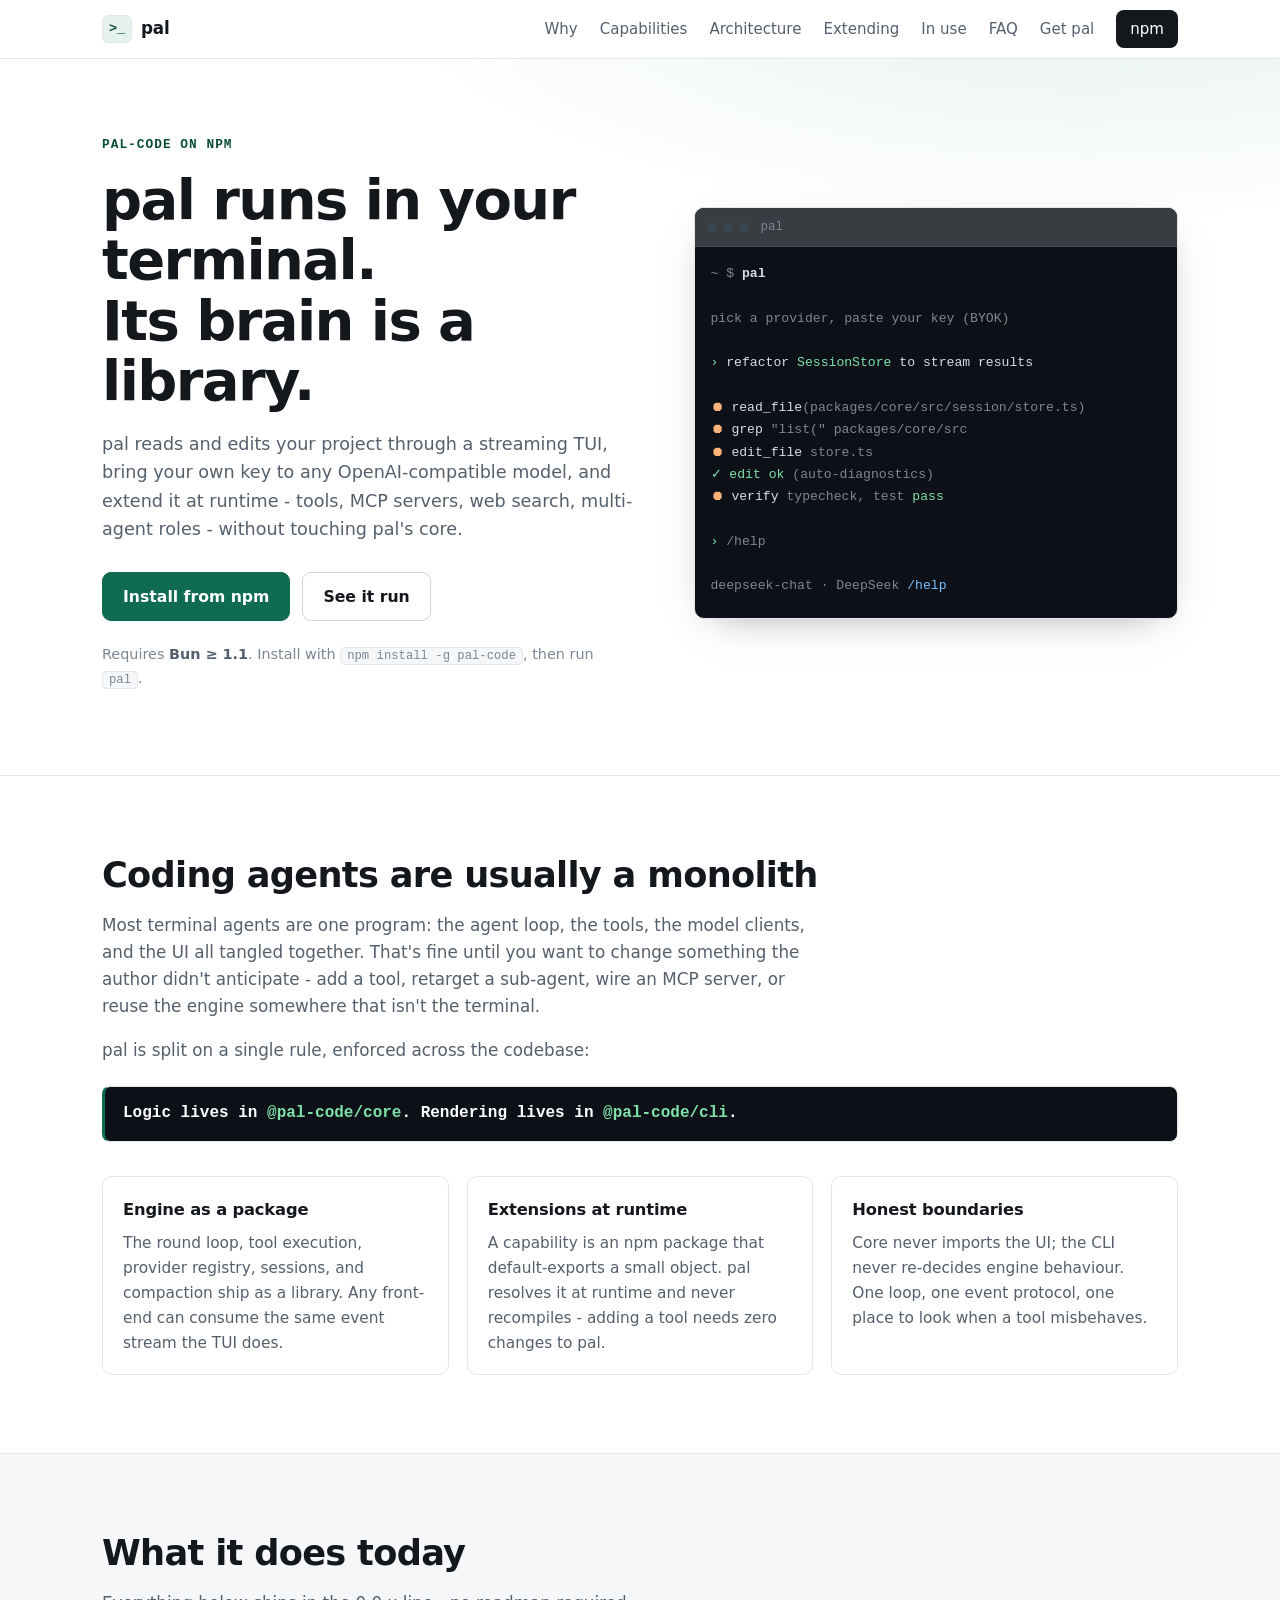
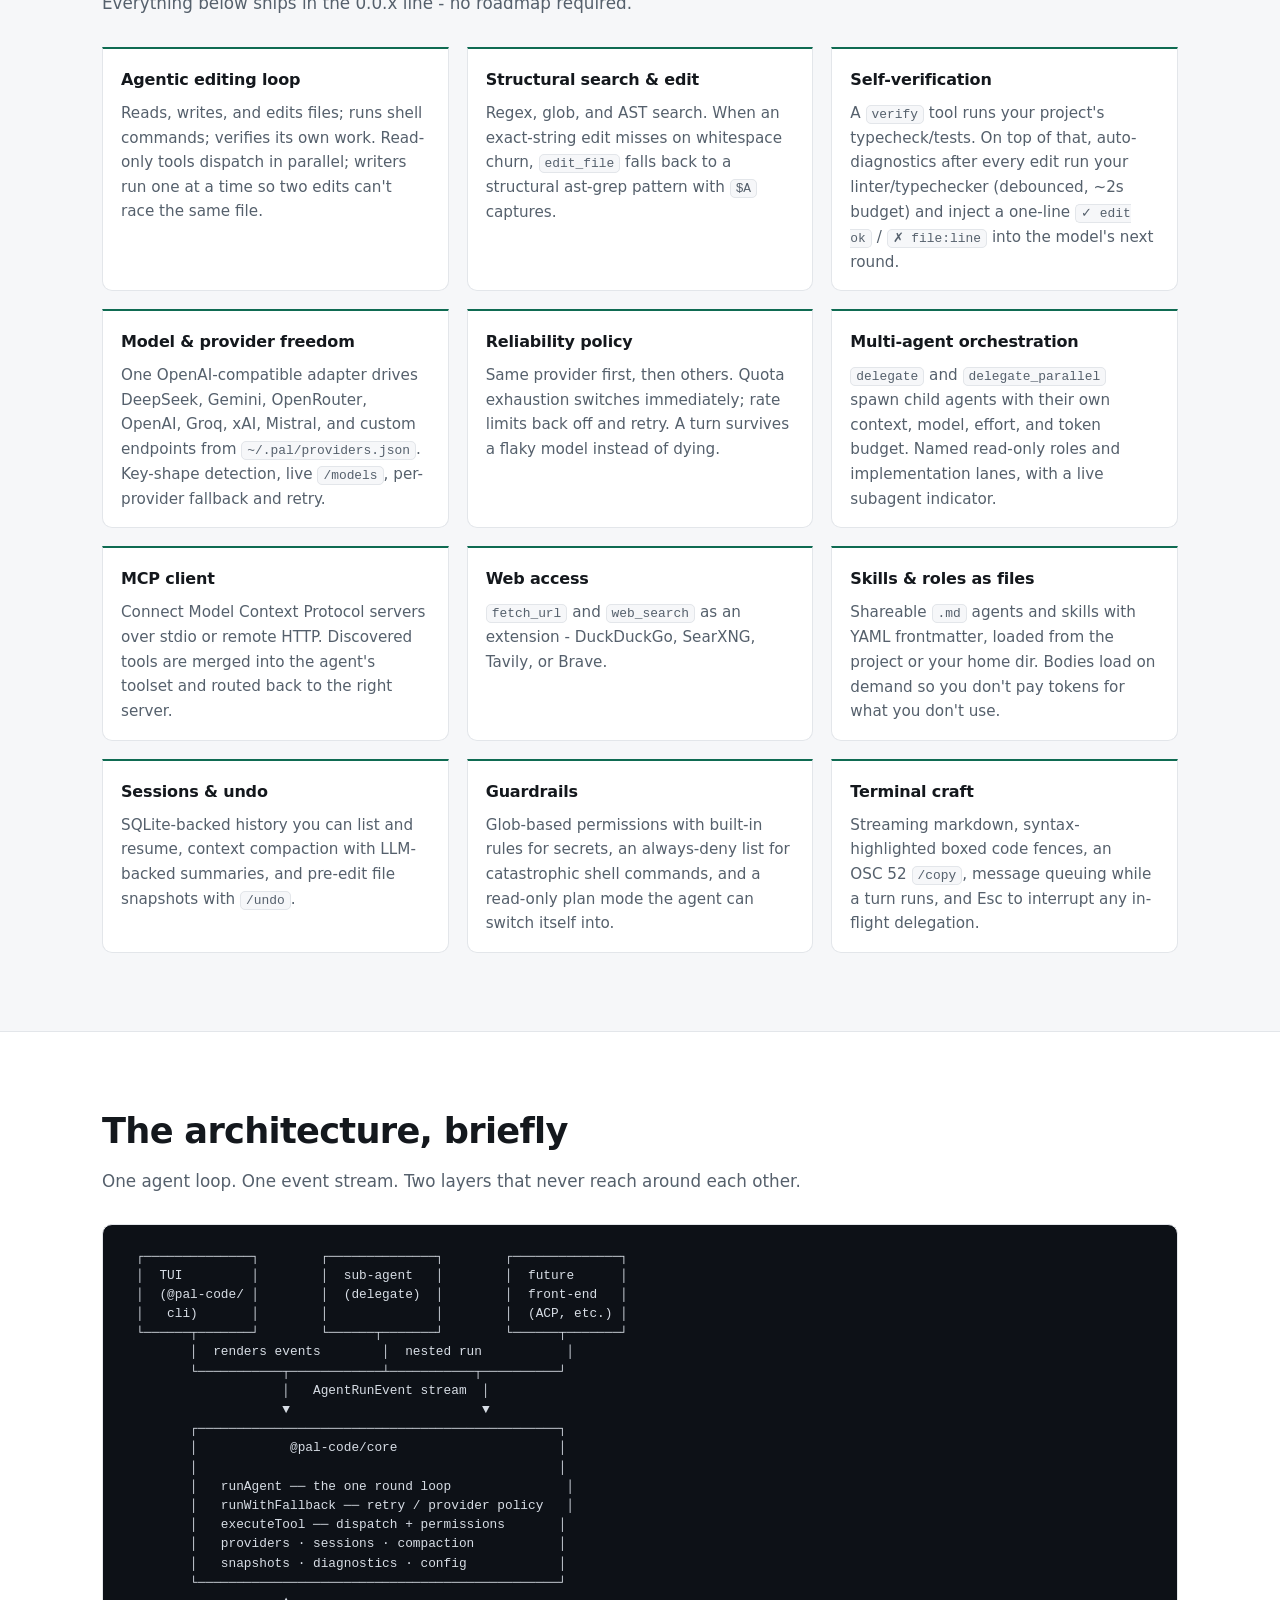
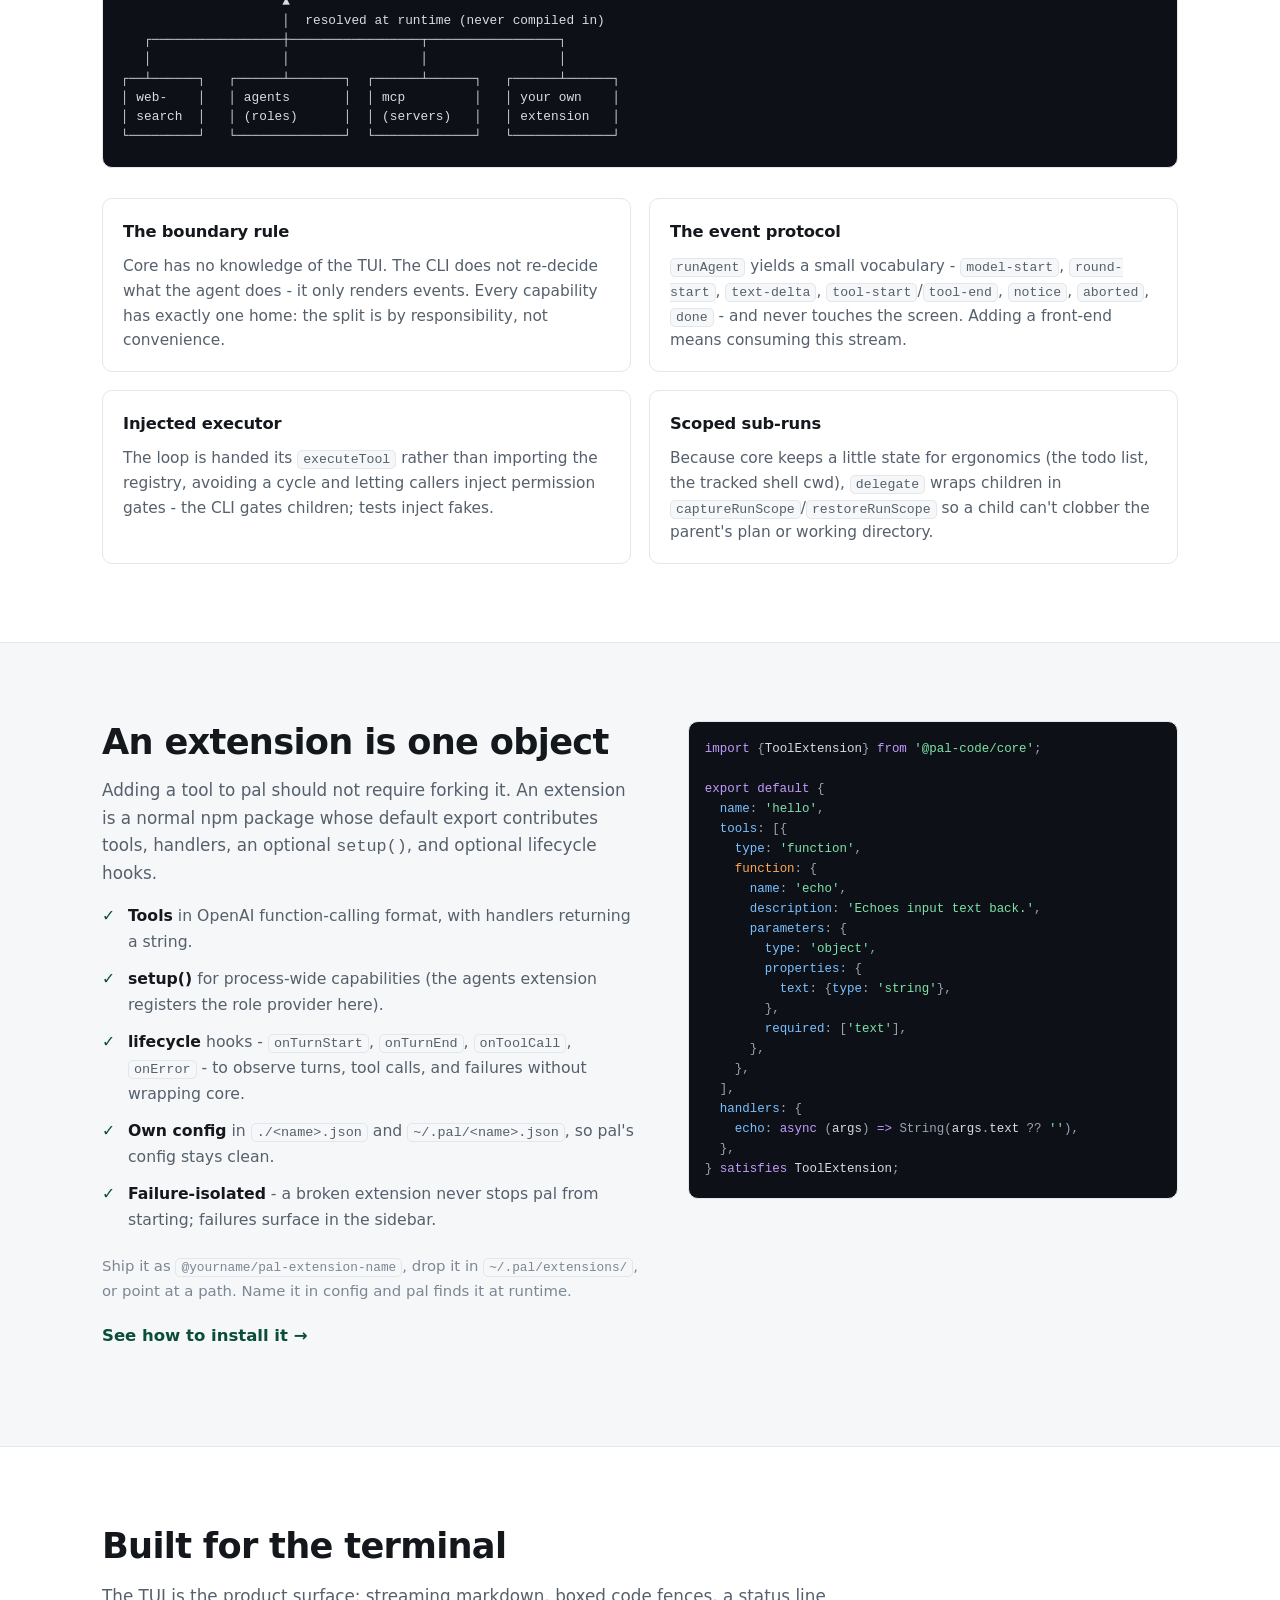
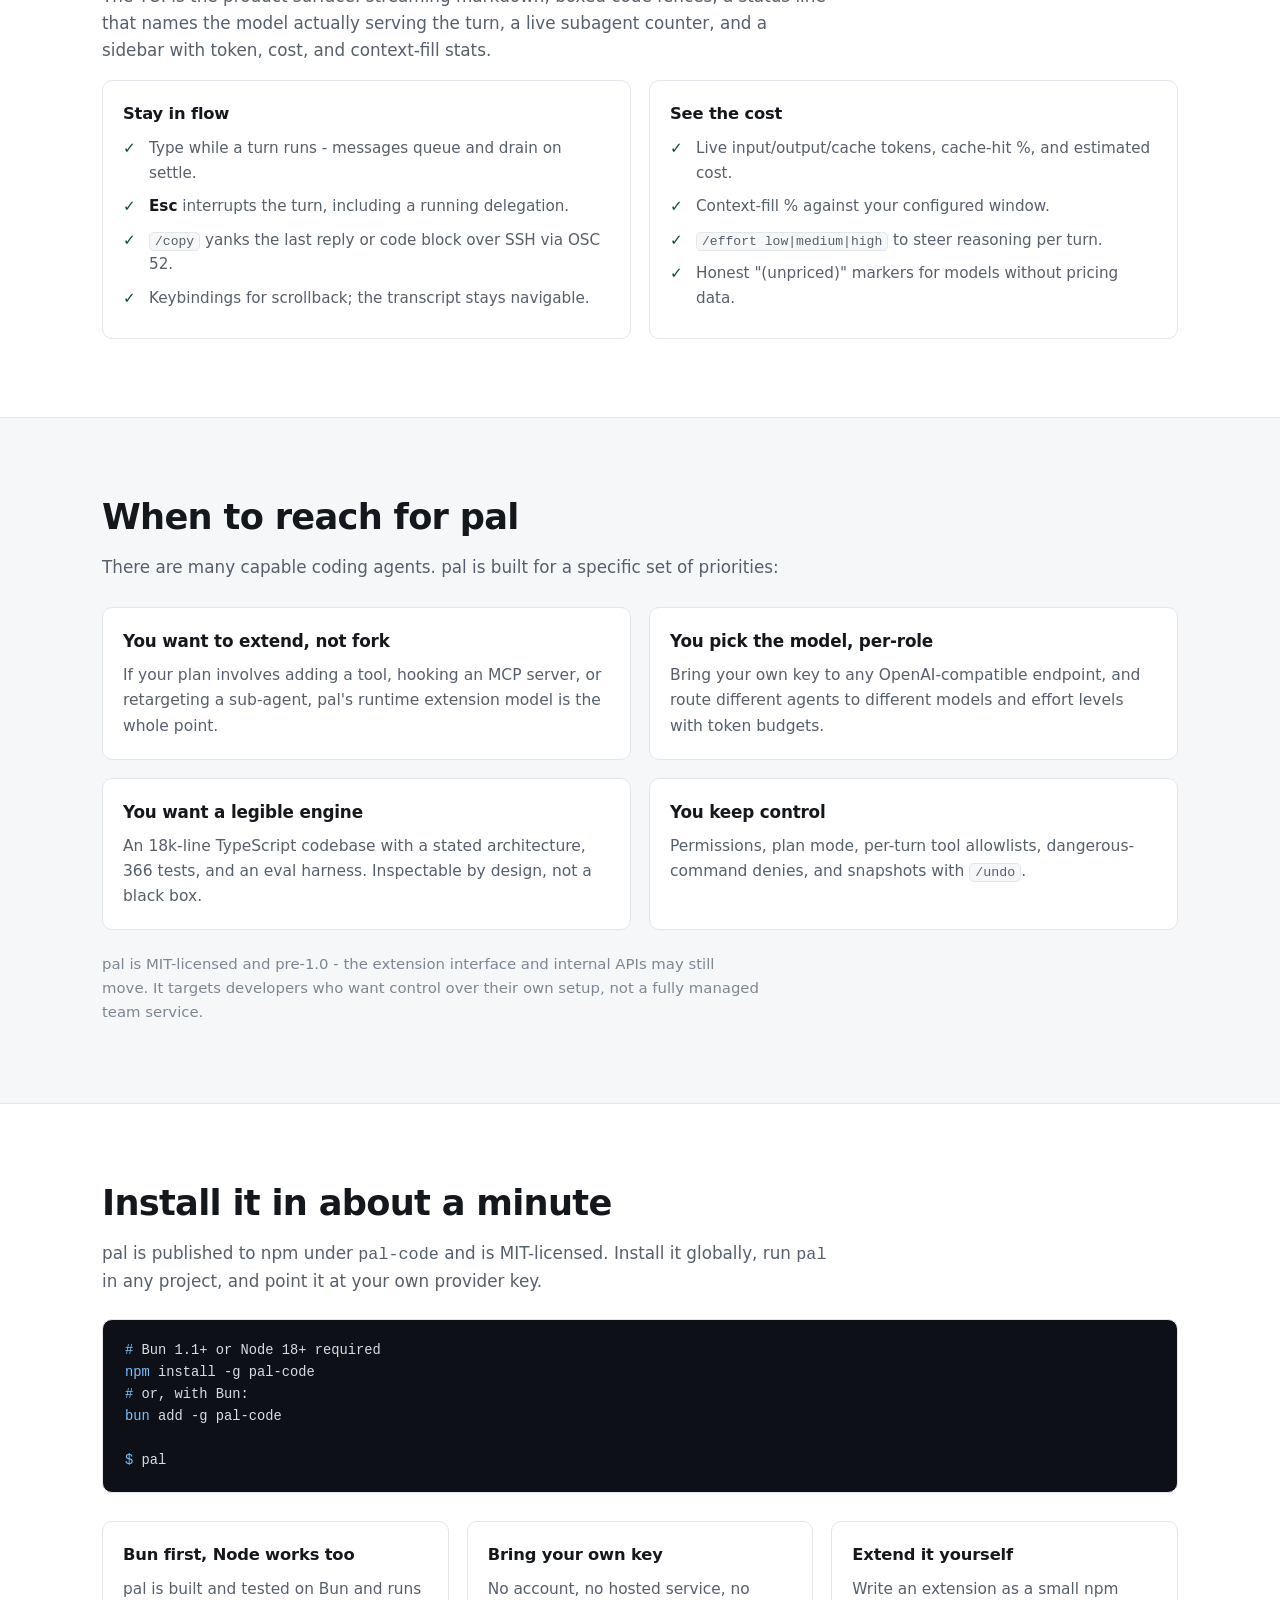
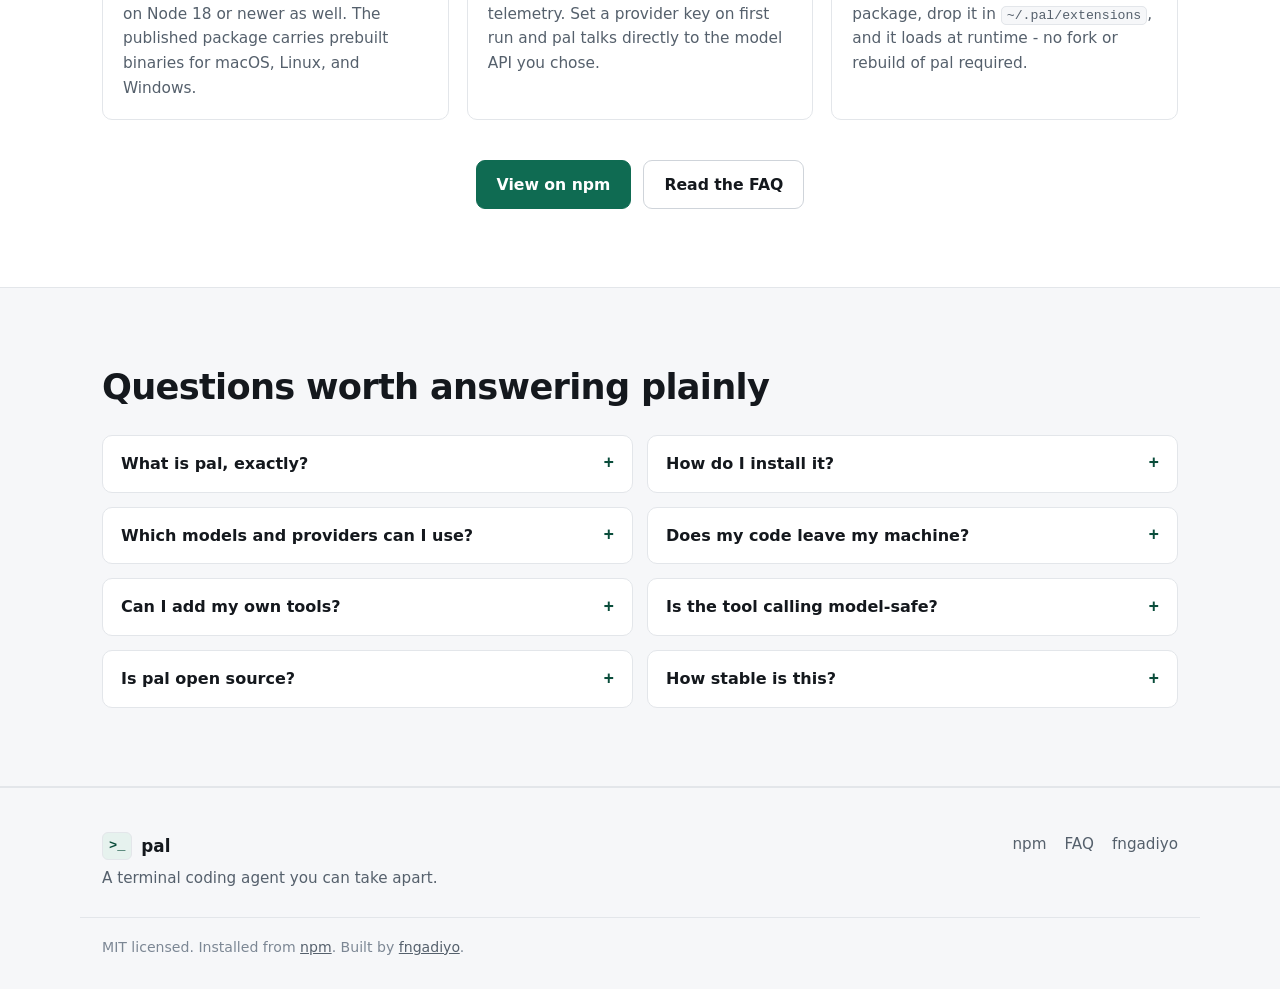
<file: index.html>
<!doctype html>
<html lang="en">
<head>
<meta charset="utf-8">
<meta name="viewport" content="width=device-width, initial-scale=1">
<title>pal - a terminal coding agent with a library core you can extend</title>
<meta name="description" content="pal is a BYOK terminal coding agent for developers: logic lives in @pal-code/core, rendering in @pal-code/cli. Bring your own API key to DeepSeek, Gemini, OpenAI, Groq, xAI, Mistral, or OpenRouter, and add tools, MCP servers, web search, and multi-agent roles at runtime without changing core. Install with npm install -g pal-code.">
<link rel="canonical" href="https://pal.fngadiyo.com/">

<meta name="keywords" content="terminal coding agent, CLI AI coding agent, BYOK LLM, MCP client, TypeScript agent, Bun CLI, AI pair programming, extensible coding agent, AI code editor, coding agent CLI, npm pal-code">

<meta name="robots" content="index, follow, max-snippet:-1, max-image-preview:large">
<meta name="author" content="fngadiyo">
<meta name="theme-color" content="#0d1117" media="(prefers-color-scheme: dark)">
<meta name="theme-color" content="#ffffff" media="(prefers-color-scheme: light)">

<script type="application/ld+json">
{
  "@context": "https://schema.org",
  "@graph": [
    {
      "@type": "SoftwareApplication",
      "@id": "https://pal.fngadiyo.com/#software",
      "name": "pal",
      "alternateName": "pal-code",
      "description": "A terminal coding agent that runs locally in the user's own project. Bring your own API key, choose any OpenAI-compatible model, and add tools, MCP servers, web search, and multi-agent roles as runtime extensions.",
      "applicationCategory": "DeveloperApplication",
      "operatingSystem": "macOS, Linux, Windows",
      "url": "https://pal.fngadiyo.com/",
      "softwareVersion": "0.0.14",
      "license": "https://opensource.org/licenses/MIT",
      "isAccessibleForFree": true,
      "offers": {"@type": "Offer", "price": "0", "priceCurrency": "USD"},
      "downloadUrl": "https://www.npmjs.com/package/pal-code",
      "installCommand": "npm install -g pal-code",
      "programmingLanguage": "TypeScript",
      "runtimePlatform": "Bun",
      "featureList": [
        "Bring-your-own-key support for DeepSeek, Gemini, OpenAI, OpenRouter, Groq, xAI, and Mistral",
        "Runtime extension API for adding tools without modifying the agent core",
        "Model Context Protocol client over stdio and Streamable HTTP",
        "Web search and fetch_url via the @pal-code/web-search extension",
        "Multi-agent delegation with per-agent models, reasoning effort, and token budgets",
        "SQLite-backed session history with resume and snapshot-based undo",
        "Automatic lint and typecheck diagnostics fed back into the next model round",
        "Glob-based permission rules and a read-only plan mode"
      ],
      "author": {"@id": "https://fngadiyo.com/#organization"},
      "publisher": {"@id": "https://fngadiyo.com/#organization"}
    },
    {
      "@type": "Organization",
      "@id": "https://fngadiyo.com/#organization",
      "name": "fngadiyo",
      "url": "https://fngadiyo.com/",
      "logo": "https://pal.fngadiyo.com/favicon.svg"
    },
    {
      "@type": "FAQPage",
      "@id": "https://pal.fngadiyo.com/#faq",
      "mainEntity": [
        {
          "@type": "Question",
          "name": "What is pal?",
          "acceptedAnswer": {"@type": "Answer", "text": "pal is a bring-your-own-key terminal coding agent written in TypeScript that runs on Bun. It works directly inside your own project directory: it reads and edits files, searches the codebase, runs shell commands, and verifies its own changes. You supply your own model provider API key, so there is no hosted service and no account with pal."}
        },
        {
          "@type": "Question",
          "name": "How do I install pal?",
          "acceptedAnswer": {"@type": "Answer", "text": "Bun 1.1 or newer is required. Run npm install -g pal-code, or bun add -g pal-code, then start the agent with the pal command inside any project directory."}
        },
        {
          "@type": "Question",
          "name": "Which models and providers does pal support?",
          "acceptedAnswer": {"@type": "Answer", "text": "pal ships with adapters for DeepSeek, Gemini, OpenRouter, OpenAI, Groq, xAI, and Mistral, all speaking the OpenAI-compatible streaming protocol. You bring your own API key. pal discovers the live model list from each provider and can fall back to another configured provider when one runs out of quota or rate-limits."}
        },
        {
          "@type": "Question",
          "name": "Does pal run in the cloud?",
          "acceptedAnswer": {"@type": "Answer", "text": "No. pal is a local command-line program. It runs on your machine against your own project directory. Your source code is only sent to whichever model provider you configure, under that provider's own terms."}
        },
        {
          "@type": "Question",
          "name": "Can I add my own tools to pal?",
          "acceptedAnswer": {"@type": "Answer", "text": "Yes. Extensions are resolved at runtime, never compiled into the agent. An extension is an npm package whose default export declares a name, a list of OpenAI-format tool definitions, handlers, an optional setup function, and optional lifecycle hooks such as onTurnStart, onTurnEnd, onToolCall, and onError. Add one by dropping it in ~/.pal/extensions or naming it in your config. Core never imports extensions."}
        },
        {
          "@type": "Question",
          "name": "What is the main architectural rule in pal's codebase?",
          "acceptedAnswer": {"@type": "Answer", "text": "Logic lives in @pal-code/core and rendering lives in @pal-code/cli. There is exactly one agent round loop, runAgent, which streams a typed event stream that the TUI and delegated child agents both consume. The CLI renders events and does not reimplement agent behaviour."}
        },
        {
          "@type": "Question",
          "name": "Is pal open source?",
          "acceptedAnswer": {"@type": "Answer", "text": "Not yet. pal ships as the published npm package pal-code, but its source repository is not public at the time of writing. It is licensed under MIT, and the public source release is planned once the project is polished. pal is pre-1.0, so the extension interface and some internal APIs may still change."}
        },
        {
          "@type": "Question",
          "name": "Where do I get pal?",
          "acceptedAnswer": {"@type": "Answer", "text": "Install it from npm with npm install -g pal-code, or bun add -g pal-code, then run pal inside any project directory. The package page is at npmjs.com/package/pal-code and the project home is pal.fngadiyo.com."}
        }
      ]
    }
  ]
}
</script>
<script type="application/ld+json">
{
  "@context": "https://schema.org",
  "@type": "WebSite",
  "@id": "https://pal.fngadiyo.com/#website",
  "url": "https://pal.fngadiyo.com/",
  "name": "pal",
  "inLanguage": "en",
  "publisher": {"@id": "https://fngadiyo.com/#organization"},
  "license": "https://opensource.org/licenses/MIT"
}
</script>

<meta property="og:type" content="website">
<meta property="og:url" content="https://pal.fngadiyo.com/">
<meta property="og:title" content="pal - a terminal coding agent with a library core you can extend">
<meta property="og:description" content="A BYOK terminal coding agent with a library core, a rendering-only CLI, and runtime extensions for tools, MCP servers, web search, and multi-agent roles.">
<meta property="og:site_name" content="pal">
<meta property="og:image" content="https://pal.fngadiyo.com/og.png">
<meta property="og:image:width" content="1200">
<meta property="og:image:height" content="630">
<meta property="og:image:alt" content="pal - a terminal coding agent with a library core and runtime extensions">
<meta name="twitter:card" content="summary_large_image">
<meta name="twitter:title" content="pal - a terminal coding agent with a library core you can extend">
<meta name="twitter:description" content="A BYOK terminal coding agent with a library core, a rendering-only CLI, and runtime extensions for tools, MCP servers, web search, and multi-agent roles.">
<meta name="twitter:image" content="https://pal.fngadiyo.com/og.png">
<meta name="twitter:image:alt" content="pal - a terminal coding agent with a library core and runtime extensions">

<link rel="icon" href="favicon.svg" type="image/svg+xml">
<link rel="stylesheet" href="styles.css">
<script src="nav.js" defer></script>
</head>
<body>
<a class="skip-link" href="#main">Skip to content</a>

<header class="site-header">
  <nav class="nav wrap" aria-label="Primary">
    <a class="brand" href="#top" aria-label="pal home">
      <span class="brand-mark" aria-hidden="true">&gt;_</span>
      <span class="brand-name">pal</span>
    </a>
    <button class="nav-toggle" aria-expanded="false" aria-controls="nav-menu" aria-label="Toggle navigation">
      <span aria-hidden="true">☰</span>
    </button>
    <div class="nav-menu" id="nav-menu">
      <a href="#why">Why</a>
      <a href="#capabilities">Capabilities</a>
      <a href="#architecture">Architecture</a>
      <a href="#extend">Extending</a>
      <a href="#terminal">In use</a>
      <a href="#faq">FAQ</a>
      <a href="#open-source">Get pal</a>
      <a class="nav-cta" href="https://www.npmjs.com/package/pal-code">npm</a>
    </div>
  </nav>
</header>

<main id="main">

  <!-- ─────────────────────────── Hero ─────────────────────────── -->
  <section class="hero" id="top">
    <div class="wrap hero-grid">
      <div class="hero-copy">
        <p class="eyebrow">pal-code on npm</p>
        <h1>pal runs in your terminal.<br>Its brain is a library.</h1>
        <p class="lede">
          pal reads and edits your project through a streaming TUI, bring your own
          key to any OpenAI-compatible model, and extend it at runtime - tools,
          MCP servers, web search, multi-agent roles - without touching pal's core.
        </p>
        <div class="hero-actions">
          <a class="btn btn-primary" href="https://www.npmjs.com/package/pal-code">Install from npm</a>
          <a class="btn" href="#terminal">See it run</a>
        </div>
        <p class="hero-note">
          Requires <strong>Bun&nbsp;≥&nbsp;1.1</strong>. Install with
          <code>npm install -g pal-code</code>, then run <code>pal</code>.
        </p>
      </div>

      <div class="hero-term" aria-hidden="true">
        <div class="term-bar"><span class="dot"></span><span class="dot"></span><span class="dot"></span><span class="term-title">pal</span></div>
        <pre class="term-body"><code><span class="t-dim">~ $</span> <span class="t-cmd">pal</span>

<span class="t-dim">pick a provider, paste your key (BYOK)</span>

<span class="t-you">›</span> refactor <span class="t-str">SessionStore</span> to stream results

<span class="t-tool">⏺</span> <span class="t-name">read_file</span><span class="t-dim">(packages/core/src/session/store.ts)</span>
<span class="t-tool">⏺</span> <span class="t-name">grep</span> <span class="t-dim">"list("</span> <span class="t-dim">packages/core/src</span>
<span class="t-tool">⏺</span> <span class="t-name">edit_file</span> <span class="t-dim">store.ts</span>
<span class="t-ok">✓ edit ok</span> <span class="t-dim">(auto-diagnostics)</span>
<span class="t-tool">⏺</span> <span class="t-name">verify</span> <span class="t-dim">typecheck, test</span> <span class="t-ok">pass</span>

<span class="t-you">›</span> <span class="t-dim">/help</span>

<span class="t-dim">deepseek-chat · DeepSeek</span> <span class="t-accent">/help</span></code></pre>
      </div>
    </div>
  </section>

  <!-- ─────────────────────────── Why ─────────────────────────── -->
  <section class="section" id="why">
    <div class="wrap">
      <h2 class="section-title">Coding agents are usually a monolith</h2>
      <p class="section-lede">
        Most terminal agents are one program: the agent loop, the tools, the model
        clients, and the UI all tangled together. That's fine until you want to
        change something the author didn't anticipate - add a tool, retarget a
        sub-agent, wire an MCP server, or reuse the engine somewhere that isn't
        the terminal.
      </p>
      <p class="section-lede">
        pal is split on a single rule, enforced across the codebase:
      </p>
      <p class="rule">
        <strong>Logic lives in <code>@pal-code/core</code>. Rendering lives in <code>@pal-code/cli</code>.</strong>
      </p>
      <div class="grid grid-3">
        <div class="card">
          <h3>Engine as a package</h3>
          <p>The round loop, tool execution, provider registry, sessions, and compaction ship as a library. Any front-end can consume the same event stream the TUI does.</p>
        </div>
        <div class="card">
          <h3>Extensions at runtime</h3>
          <p>A capability is an npm package that default-exports a small object. pal resolves it at runtime and never recompiles - adding a tool needs zero changes to pal.</p>
        </div>
        <div class="card">
          <h3>Honest boundaries</h3>
          <p>Core never imports the UI; the CLI never re-decides engine behaviour. One loop, one event protocol, one place to look when a tool misbehaves.</p>
        </div>
      </div>
    </div>
  </section>

  <!-- ───────────────────────── Capabilities ───────────────────────── -->
  <section class="section section-alt" id="capabilities">
    <div class="wrap">
      <h2 class="section-title">What it does today</h2>
      <p class="section-lede">Everything below ships in the 0.0.x line - no roadmap required.</p>

      <div class="caps">
        <article class="cap">
          <h3>Agentic editing loop</h3>
          <p>Reads, writes, and edits files; runs shell commands; verifies its own work. Read-only tools dispatch in parallel; writers run one at a time so two edits can't race the same file.</p>
        </article>
        <article class="cap">
          <h3>Structural search &amp; edit</h3>
          <p>Regex, glob, and AST search. When an exact-string edit misses on whitespace churn, <code>edit_file</code> falls back to a structural ast-grep pattern with <code>$A</code> captures.</p>
        </article>
        <article class="cap">
          <h3>Self-verification</h3>
          <p>A <code>verify</code> tool runs your project's typecheck/tests. On top of that, auto-diagnostics after every edit run your linter/typechecker (debounced, ~2s budget) and inject a one-line <code>✓ edit ok</code> / <code>✗ file:line</code> into the model's next round.</p>
        </article>
        <article class="cap">
          <h3>Model &amp; provider freedom</h3>
          <p>One OpenAI-compatible adapter drives DeepSeek, Gemini, OpenRouter, OpenAI, Groq, xAI, Mistral, and custom endpoints from <code>~/.pal/providers.json</code>. Key-shape detection, live <code>/models</code>, per-provider fallback and retry.</p>
        </article>
        <article class="cap">
          <h3>Reliability policy</h3>
          <p>Same provider first, then others. Quota exhaustion switches immediately; rate limits back off and retry. A turn survives a flaky model instead of dying.</p>
        </article>
        <article class="cap">
          <h3>Multi-agent orchestration</h3>
          <p><code>delegate</code> and <code>delegate_parallel</code> spawn child agents with their own context, model, effort, and token budget. Named read-only roles and implementation lanes, with a live subagent indicator.</p>
        </article>
        <article class="cap">
          <h3>MCP client</h3>
          <p>Connect Model Context Protocol servers over stdio or remote HTTP. Discovered tools are merged into the agent's toolset and routed back to the right server.</p>
        </article>
        <article class="cap">
          <h3>Web access</h3>
          <p><code>fetch_url</code> and <code>web_search</code> as an extension - DuckDuckGo, SearXNG, Tavily, or Brave.</p>
        </article>
        <article class="cap">
          <h3>Skills &amp; roles as files</h3>
          <p>Shareable <code>.md</code> agents and skills with YAML frontmatter, loaded from the project or your home dir. Bodies load on demand so you don't pay tokens for what you don't use.</p>
        </article>
        <article class="cap">
          <h3>Sessions &amp; undo</h3>
          <p>SQLite-backed history you can list and resume, context compaction with LLM-backed summaries, and pre-edit file snapshots with <code>/undo</code>.</p>
        </article>
        <article class="cap">
          <h3>Guardrails</h3>
          <p>Glob-based permissions with built-in rules for secrets, an always-deny list for catastrophic shell commands, and a read-only plan mode the agent can switch itself into.</p>
        </article>
        <article class="cap">
          <h3>Terminal craft</h3>
          <p>Streaming markdown, syntax-highlighted boxed code fences, an OSC&nbsp;52 <code>/copy</code>, message queuing while a turn runs, and Esc to interrupt any in-flight delegation.</p>
        </article>
      </div>
    </div>
  </section>

  <!-- ───────────────────────── Architecture ───────────────────────── -->
  <section class="section" id="architecture">
    <div class="wrap">
      <h2 class="section-title">The architecture, briefly</h2>
      <p class="section-lede">
        One agent loop. One event stream. Two layers that never reach around
        each other.
      </p>

      <pre class="diagram" aria-label="Architecture diagram: front-ends and extensions both talk to the core engine, which emits a single event stream"><code>  ┌──────────────┐        ┌──────────────┐        ┌──────────────┐
  │  TUI         │        │  sub-agent   │        │  future      │
  │  (@pal-code/ │        │  (delegate)  │        │  front-end   │
  │   cli)       │        │              │        │  (ACP, etc.) │
  └──────┬───────┘        └──────┬───────┘        └──────┬───────┘
         │  renders events        │  nested run           │
         └───────────┬────────────┴───────────┬──────────┘
                     │   AgentRunEvent stream  │
                     ▼                         ▼
         ┌───────────────────────────────────────────────┐
         │            @pal-code/core                     │
         │                                               │
         │   runAgent ── the one round loop               │
         │   runWithFallback ── retry / provider policy   │
         │   executeTool ── dispatch + permissions       │
         │   providers · sessions · compaction           │
         │   snapshots · diagnostics · config            │
         └───────────────────────────────────────────────┘
                     ▲
                     │  resolved at runtime (never compiled in)
   ┌─────────────────┼─────────────────┬─────────────────┐
   │                 │                 │                 │
┌──┴──────┐   ┌──────┴───────┐  ┌──────┴──────┐   ┌──────┴──────┐
│ web-    │   │ agents       │  │ mcp         │   │ your own    │
│ search  │   │ (roles)      │  │ (servers)   │   │ extension   │
└─────────┘   └──────────────┘  └─────────────┘   └─────────────┘</code></pre>

      <div class="grid grid-2 arch-notes">
        <div class="card">
          <h3>The boundary rule</h3>
          <p>Core has no knowledge of the TUI. The CLI does not re-decide what the agent does - it only renders events. Every capability has exactly one home: the split is by responsibility, not convenience.</p>
        </div>
        <div class="card">
          <h3>The event protocol</h3>
          <p><code>runAgent</code> yields a small vocabulary - <code>model-start</code>, <code>round-start</code>, <code>text-delta</code>, <code>tool-start</code>/<code>tool-end</code>, <code>notice</code>, <code>aborted</code>, <code>done</code> - and never touches the screen. Adding a front-end means consuming this stream.</p>
        </div>
        <div class="card">
          <h3>Injected executor</h3>
          <p>The loop is handed its <code>executeTool</code> rather than importing the registry, avoiding a cycle and letting callers inject permission gates - the CLI gates children; tests inject fakes.</p>
        </div>
        <div class="card">
          <h3>Scoped sub-runs</h3>
          <p>Because core keeps a little state for ergonomics (the todo list, the tracked shell cwd), <code>delegate</code> wraps children in <code>captureRunScope</code>/<code>restoreRunScope</code> so a child can't clobber the parent's plan or working directory.</p>
        </div>
      </div>
    </div>
  </section>

  <!-- ─────────────────────────── Extending ─────────────────────────── -->
  <section class="section section-alt" id="extend">
    <div class="wrap split">
      <div class="split-text">
        <h2 class="section-title">An extension is one object</h2>
        <p class="section-lede">
          Adding a tool to pal should not require forking it. An extension is a
          normal npm package whose default export contributes tools, handlers, an
          optional <code>setup()</code>, and optional lifecycle hooks.
        </p>
        <ul class="ticks">
          <li><strong>Tools</strong> in OpenAI function-calling format, with handlers returning a string.</li>
          <li><strong>setup()</strong> for process-wide capabilities (the agents extension registers the role provider here).</li>
          <li><strong>lifecycle</strong> hooks - <code>onTurnStart</code>, <code>onTurnEnd</code>, <code>onToolCall</code>, <code>onError</code> - to observe turns, tool calls, and failures without wrapping core.</li>
          <li><strong>Own config</strong> in <code>./&lt;name&gt;.json</code> and <code>~/.pal/&lt;name&gt;.json</code>, so pal's config stays clean.</li>
          <li><strong>Failure-isolated</strong> - a broken extension never stops pal from starting; failures surface in the sidebar.</li>
        </ul>
        <p class="section-note">
          Ship it as <code>@yourname/pal-extension-name</code>, drop it in
          <code>~/.pal/extensions/</code>, or point at a path. Name it in config and
          pal finds it at runtime.
        </p>
        <p><a class="link-arrow" href="#open-source">See how to install it →</a></p>
      </div>
      <div class="split-code">
        <pre class="code-block"><code><span class="c-k">import</span> <span class="c-t">{</span>ToolExtension<span class="c-t">}</span> <span class="c-k">from</span> <span class="c-s">'@pal-code/core'</span><span class="c-t">;</span>

<span class="c-k">export default</span> <span class="c-t">{</span>
  <span class="c-p">name</span><span class="c-t">:</span> <span class="c-s">'hello'</span><span class="c-t">,</span>
  <span class="c-p">tools</span><span class="c-t">:</span> <span class="c-t">[{</span>
    <span class="c-p">type</span><span class="c-t">:</span> <span class="c-s">'function'</span><span class="c-t">,</span>
    <span class="c-f">function</span><span class="c-t">:</span> <span class="c-t">{</span>
      <span class="c-p">name</span><span class="c-t">:</span> <span class="c-s">'echo'</span><span class="c-t">,</span>
      <span class="c-p">description</span><span class="c-t">:</span> <span class="c-s">'Echoes input text back.'</span><span class="c-t">,</span>
      <span class="c-p">parameters</span><span class="c-t">:</span> <span class="c-t">{</span>
        <span class="c-p">type</span><span class="c-t">:</span> <span class="c-s">'object'</span><span class="c-t">,</span>
        <span class="c-p">properties</span><span class="c-t">:</span> <span class="c-t">{</span>
          <span class="c-p">text</span><span class="c-t">:</span> <span class="c-t">{</span><span class="c-p">type</span><span class="c-t">:</span> <span class="c-s">'string'</span><span class="c-t">},</span>
        <span class="c-t">},</span>
        <span class="c-p">required</span><span class="c-t">:</span> <span class="c-t">[</span><span class="c-s">'text'</span><span class="c-t">],</span>
      <span class="c-t">},</span>
    <span class="c-t">},</span>
  <span class="c-t">],</span>
  <span class="c-p">handlers</span><span class="c-t">:</span> <span class="c-t">{</span>
    <span class="c-p">echo</span><span class="c-t">:</span> <span class="c-k">async</span> <span class="c-t">(</span>args<span class="c-t">)</span> <span class="c-k">=&gt;</span> <span class="c-t">String(</span>args<span class="c-t">.</span>text<span class="c-t"> ??</span> <span class="c-s">''</span><span class="c-t">),</span>
  <span class="c-t">},</span>
<span class="c-t">}</span> <span class="c-k">satisfies</span> ToolExtension<span class="c-t">;</span></code></pre>
      </div>
    </div>
  </section>

  <!-- ─────────────────────────── Terminal ─────────────────────────── -->
  <section class="section" id="terminal">
    <div class="wrap">
      <h2 class="section-title">Built for the terminal</h2>
      <p class="section-lede">
        The TUI is the product surface: streaming markdown, boxed code fences, a
        status line that names the model actually serving the turn, a live
        subagent counter, and a sidebar with token, cost, and context-fill stats.
      </p>
      <div class="grid grid-2">
        <div class="card">
          <h3>Stay in flow</h3>
          <ul class="ticks ticks-tight">
            <li>Type while a turn runs - messages queue and drain on settle.</li>
            <li><strong>Esc</strong> interrupts the turn, including a running delegation.</li>
            <li><code>/copy</code> yanks the last reply or code block over SSH via OSC 52.</li>
            <li>Keybindings for scrollback; the transcript stays navigable.</li>
          </ul>
        </div>
        <div class="card">
          <h3>See the cost</h3>
          <ul class="ticks ticks-tight">
            <li>Live input/output/cache tokens, cache-hit %, and estimated cost.</li>
            <li>Context-fill % against your configured window.</li>
            <li><code>/effort low|medium|high</code> to steer reasoning per turn.</li>
            <li>Honest "(unpriced)" markers for models without pricing data.</li>
          </ul>
        </div>
      </div>
    </div>
  </section>

  <!-- ───────────────────────── Positioning ───────────────────────── -->
  <section class="section section-alt" id="positioning">
    <div class="wrap">
      <h2 class="section-title">When to reach for pal</h2>
      <p class="section-lede">
        There are many capable coding agents. pal is built for a specific set of
        priorities:
      </p>
      <div class="prio-grid">
        <div class="prio">
          <h3>You want to extend, not fork</h3>
          <p>If your plan involves adding a tool, hooking an MCP server, or retargeting a sub-agent, pal's runtime extension model is the whole point.</p>
        </div>
        <div class="prio">
          <h3>You pick the model, per-role</h3>
          <p>Bring your own key to any OpenAI-compatible endpoint, and route different agents to different models and effort levels with token budgets.</p>
        </div>
        <div class="prio">
          <h3>You want a legible engine</h3>
          <p>An 18k-line TypeScript codebase with a stated architecture, 366 tests, and an eval harness. Inspectable by design, not a black box.</p>
        </div>
        <div class="prio">
          <h3>You keep control</h3>
          <p>Permissions, plan mode, per-turn tool allowlists, dangerous-command denies, and snapshots with <code>/undo</code>.</p>
        </div>
      </div>
      <p class="section-note">
        pal is MIT-licensed and pre-1.0 - the extension interface and internal
        APIs may still move. It targets developers who want control over their own
        setup, not a fully managed team service.
      </p>
    </div>
  </section>

  <!-- ───────────────────────── Open source ───────────────────────── -->
  <section class="section" id="open-source">
    <div class="wrap">
      <h2 class="section-title">Install it in about a minute</h2>
      <p class="section-lede">
        pal is published to npm under <code>pal-code</code> and is MIT-licensed.
        Install it globally, run <code>pal</code> in any project, and point it at
        your own provider key.
      </p>
      <pre class="code-block install-block"><code><span class="c-p">#</span> Bun 1.1+ or Node 18+ required
<span class="c-p">npm</span> install -g pal-code
<span class="c-p">#</span> or, with Bun:
<span class="c-p">bun</span> add -g pal-code

<span class="c-p">$</span> pal</code></pre>
      <div class="grid grid-3">
        <div class="card">
          <h3>Bun first, Node works too</h3>
          <p>pal is built and tested on Bun and runs on Node 18 or newer as well. The published package carries prebuilt binaries for macOS, Linux, and Windows.</p>
        </div>
        <div class="card">
          <h3>Bring your own key</h3>
          <p>No account, no hosted service, no telemetry. Set a provider key on first run and pal talks directly to the model API you chose.</p>
        </div>
        <div class="card">
          <h3>Extend it yourself</h3>
          <p>Write an extension as a small npm package, drop it in <code>~/.pal/extensions</code>, and it loads at runtime - no fork or rebuild of pal required.</p>
        </div>
      </div>
      <p class="center-cta">
        <a class="btn btn-primary" href="https://www.npmjs.com/package/pal-code">View on npm</a>
        <a class="btn" href="#faq">Read the FAQ</a>
      </p>
    </div>
  </section>

  <!-- ───────────────────────────── FAQ ───────────────────────────── -->
  <section class="section section-alt" id="faq">
    <div class="wrap">
      <h2 class="section-title">Questions worth answering plainly</h2>
      <div class="faq-list">
        <details class="faq-item">
          <summary><h3>What is pal, exactly?</h3></summary>
          <p>A bring-your-own-key terminal coding agent written in TypeScript that runs on Bun. It works inside your own project directory: it reads and edits files, searches the codebase, runs shell commands, and verifies its own changes. You supply your own model provider API key - there is no hosted service and no account with pal.</p>
        </details>
        <details class="faq-item">
          <summary><h3>How do I install it?</h3></summary>
          <p>Bun 1.1 or newer is required. Run <code>npm install -g pal-code</code> (or <code>bun add -g pal-code</code>), then start the agent with <code>pal</code> inside any project directory.</p>
        </details>
        <details class="faq-item">
          <summary><h3>Which models and providers can I use?</h3></summary>
          <p>Adapters ship for DeepSeek, Gemini, OpenRouter, OpenAI, Groq, xAI, and Mistral, all speaking the OpenAI-compatible streaming protocol. pal discovers each provider's live model list and can fall back to another configured provider when one runs out of quota or rate-limits.</p>
        </details>
        <details class="faq-item">
          <summary><h3>Does my code leave my machine?</h3></summary>
          <p>pal itself runs locally and reads your project directly. Prompt and file content go to whichever model provider you configured, under that provider's own terms and retention policy. pal does not proxy, mirror, or store your code, and this site sets no cookies and runs no analytics.</p>
        </details>
        <details class="faq-item">
          <summary><h3>Can I add my own tools?</h3></summary>
          <p>Yes - that is the core of the design. Extensions resolve at runtime and are never compiled in. An extension is an npm package whose default export declares a name, tool definitions, handlers, an optional <code>setup()</code>, and optional lifecycle hooks such as <code>onTurnStart</code>, <code>onTurnEnd</code>, <code>onToolCall</code>, and <code>onError</code>. Drop it in <code>~/.pal/extensions</code> or name it in your config.</p>
        </details>
        <details class="faq-item">
          <summary><h3>Is the tool calling model-safe?</h3></summary>
          <p>No - and it does not pretend to be. Permissions are glob-based allow/ask/deny rules with prompts for sensitive files and a deny list for catastrophic shell commands. That is guardrailing, not a sandbox: an allowed command runs as your user. Run pal in a container if you need containment.</p>
        </details>
        <details class="faq-item">
          <summary><h3>Is pal open source?</h3></summary>
          <p>Not yet. pal ships as the published npm package <code>pal-code</code>, but its source repository is not public at the time of writing. It is licensed under MIT, and the public source release is planned once the project is polished.</p>
        </details>
        <details class="faq-item">
          <summary><h3>How stable is this?</h3></summary>
          <p>pal is MIT licensed and pre-1.0 at version 0.0.14. The extension interface and some internal APIs may still change between minor versions. The agent loop, tool executor, and event protocol are the parts most worth depending on.</p>
        </details>
      </div>
    </div>
  </section>
</main>

<footer class="site-footer">
  <div class="wrap footer-grid">
    <div>
      <p class="footer-brand"><span class="brand-mark" aria-hidden="true">&gt;_</span> pal</p>
      <p class="footer-tag">A terminal coding agent you can take apart.</p>
    </div>
    <nav class="footer-links" aria-label="Footer">
      <a href="https://www.npmjs.com/package/pal-code">npm</a>
      <a href="#faq">FAQ</a>
      <a href="https://fngadiyo.com">fngadiyo</a>
    </nav>
  </div>
  <div class="wrap footer-legal">
    <p>MIT licensed. Installed from <a href="https://www.npmjs.com/package/pal-code">npm</a>. Built by <a href="https://fngadiyo.com">fngadiyo</a>.</p>
  </div>
</footer>
</body>
</html>
</file>
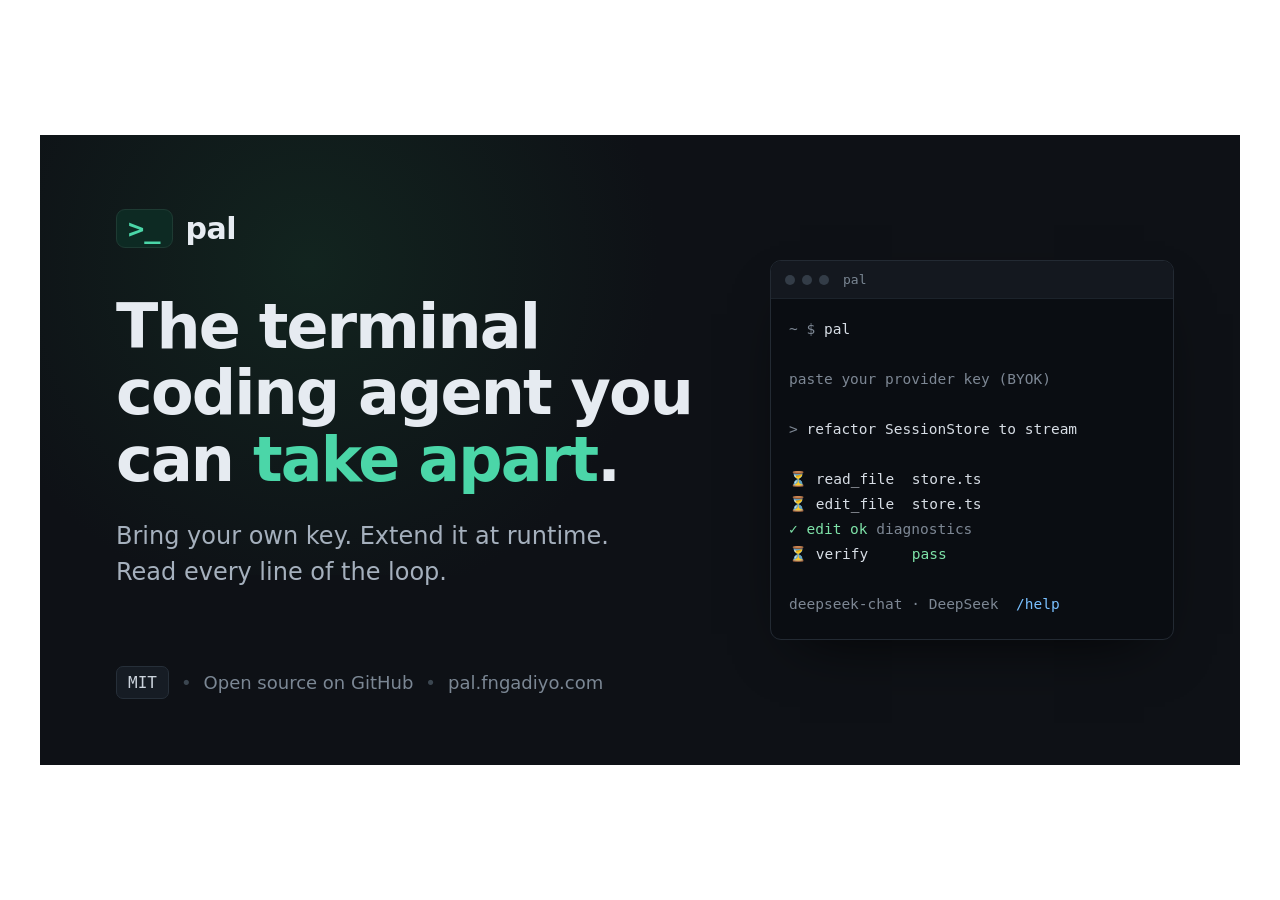
<file: og-preview.html>
<!doctype html>
<html lang="en">
<head>
<meta charset="utf-8">
<title>pal — OG preview 1200x630</title>
<style>
  /* Screenshot source for og.png.
     Open this file in a browser, then capture the 1200x630 area at 1x
     (Windows: Win+Shift+S, or F12 device toolbar at 1200x630, zoom 100%).
     Save the capture as og.png in the site root.
     No external fonts or network requests — everything is inline so the
     render is deterministic. */

  * { box-sizing: border-box; margin: 0; padding: 0; }

  html, body {
    background: #ffffff;
    /* Force the dark terminal palette regardless of OS theme. */
    color-scheme: dark;
  }

  body {
    display: flex;
    align-items: center;
    justify-content: center;
    min-height: 100vh;
    font-family: ui-sans-serif, system-ui, -apple-system, "Segoe UI", Roboto,
      "Helvetica Neue", Arial, sans-serif;
    -webkit-font-smoothing: antialiased;
  }

  .card {
    width: 1200px;
    height: 630px;
    display: grid;
    grid-template-columns: 1fr 470px;
    background: #0e1116;
    overflow: hidden;
    position: relative;
  }

  /* Subtle brand wash, top-left only. */
  .card::before {
    content: "";
    position: absolute;
    top: -180px;
    left: -120px;
    width: 780px;
    height: 620px;
    background: radial-gradient(circle, #12241f 0%, rgba(14,17,22,0) 70%);
    pointer-events: none;
  }

  .left {
    position: relative;
    padding: 74px 0 66px 76px;
    display: flex;
    flex-direction: column;
  }

  .brand {
    display: inline-flex;
    align-items: center;
    gap: 13px;
    margin-bottom: 46px;
  }

  .mark {
    font-family: ui-monospace, "Cascadia Code", Consolas, monospace;
    font-weight: 700;
    font-size: 27px;
    color: #4bd6a8;
    background: #0d2a23;
    border: 1px solid #1e3b33;
    border-radius: 9px;
    padding: 5px 11px;
    line-height: 1;
  }

  .wordmark {
    font-size: 30px;
    font-weight: 700;
    color: #e6ebf1;
    letter-spacing: -0.015em;
  }

  h1 {
    font-size: 62px;
    line-height: 1.07;
    letter-spacing: -0.03em;
    font-weight: 800;
    color: #e6ebf1;
    max-width: 15ch;
  }

  h1 .accent { color: #4bd6a8; }

  .sub {
    margin-top: 26px;
    font-size: 24px;
    line-height: 1.48;
    color: #a5b0bd;
    max-width: 33ch;
  }

  .foot {
    margin-top: auto;
    display: flex;
    align-items: center;
    gap: 12px;
    font-size: 18px;
    color: #7b8794;
  }

  .chip {
    display: inline-block;
    font-family: ui-monospace, "Cascadia Code", Consolas, monospace;
    font-size: 16px;
    color: #cbd3dc;
    background: #161c24;
    border: 1px solid #262f39;
    border-radius: 7px;
    padding: 6px 11px;
  }

  .dotsep { color: #3b4650; }

  /* ---- Terminal panel ---- */
  .right {
    position: relative;
    padding: 58px 66px 58px 0;
    display: flex;
    align-items: center;
  }

  .term {
    width: 100%;
    background: #0a0d12;
    border: 1px solid #232a33;
    border-radius: 11px;
    overflow: hidden;
    box-shadow: 0 24px 60px -30px rgba(0, 0, 0, 0.9);
  }

  .bar {
    display: flex;
    align-items: center;
    gap: 7px;
    padding: 11px 14px;
    background: #14181f;
    border-bottom: 1px solid #1c232b;
  }

  .bar i {
    width: 10px;
    height: 10px;
    border-radius: 50%;
    background: #333c47;
    display: block;
  }

  .bar span {
    margin-left: 7px;
    font-family: ui-monospace, "Cascadia Code", Consolas, monospace;
    font-size: 13px;
    color: #7b8794;
  }

  pre {
    margin: 0;
    padding: 18px 18px 22px;
    font-family: ui-monospace, "Cascadia Code", Consolas, monospace;
    font-size: 14.5px;
    line-height: 1.72;
    color: #d7dde5;
    white-space: pre;
  }

  .dim { color: #7d8794; }
  .ok { color: #7ee2a8; }
  .tool { color: #ffb37a; }
  .blue { color: #79c0ff; }
</style>
</head>
<body>

<div class="card">
  <div class="left">
    <div class="brand">
      <span class="mark">&gt;_</span>
      <span class="wordmark">pal</span>
    </div>

    <h1>The terminal coding agent you can <span class="accent">take apart</span>.</h1>

    <p class="sub">Bring your own key. Extend it at runtime. Read every line of the loop.</p>

    <div class="foot">
      <span class="chip">MIT</span>
      <span class="dotsep">•</span>
      <span>Open source on GitHub</span>
      <span class="dotsep">•</span>
      <span>pal.fngadiyo.com</span>
    </div>
  </div>

  <div class="right">
    <div class="term">
      <div class="bar">
        <i></i><i></i><i></i>
        <span>pal</span>
      </div>
      <pre><code><span class="dim">~ $</span> pal

<span class="dim">paste your provider key (BYOK)</span>

<span class="dim">&gt;</span> refactor SessionStore to stream

<span class="tool">&#9203;</span> read_file  store.ts
<span class="tool">&#9203;</span> edit_file  store.ts
<span class="ok">&#10003; edit ok</span> <span class="dim">diagnostics</span>
<span class="tool">&#9203;</span> verify     <span class="ok">pass</span>

<span class="dim">deepseek-chat &#183; DeepSeek</span>  <span class="blue">/help</span></code></pre>
    </div>
  </div>
</div>

</body>
</html>
</file>
<file: styles.css>
/* =============================================================
   pal — landing page styles
   Terminal-flavoured, type-led, no frameworks.
   ============================================================= */

/* ---- Design tokens ---- */
:root {
  --bg: #ffffff;
  --bg-alt: #f6f7f9;
  --bg-code: #0d1117;
  --fg: #14181d;
  --fg-muted: #55606c;
  --fg-faint: #7c8794;
  --line: #e3e6ea;
  --line-strong: #cfd4da;
  --accent: #0f6b52;
  --accent-ink: #0a4d3b;
  --accent-soft: #e6f2ee;
  --btn-ink: #ffffff;

  --code-bg: #0d1117;
  --code-fg: #d7dde5;
  --code-dim: #7d8794;
  --code-key: #c39bff;
  --code-str: #7ee2a8;
  --code-num: #ffb37a;
  --code-com: #6e7885;
  --code-punc: #9aa4b1;

  --maxw: 1120px;
  --radius: 10px;
  --mono: ui-monospace, SFMono-Regular, "SF Mono", Menlo, Consolas, "Liberation Mono", monospace;
  --sans: ui-sans-serif, system-ui, -apple-system, "Segoe UI", Roboto, "Helvetica Neue", Arial, sans-serif;
}

@media (prefers-color-scheme: dark) {
  :root {
    --bg: #0e1116;
    --bg-alt: #14181f;
    --bg-code: #0a0d12;
    --fg: #e6ebf1;
    --fg-muted: #a5b0bd;
    --fg-faint: #7b8794;
    --line: #232a33;
    --line-strong: #303a46;
    --accent: #4bd6a8;
    --accent-ink: #a8ecd6;
    --accent-soft: #12241f;
    --btn-ink: #06120e;

    --code-bg: #0a0d12;
    --code-fg: #d7dde5;
  }
}

/* ---- Reset / base ---- */
*, *::before, *::after { box-sizing: border-box; }

html {
  -webkit-text-size-adjust: 100%;
  scroll-behavior: smooth;
}

@media (prefers-reduced-motion: reduce) {
  html { scroll-behavior: auto; }
  *, *::before, *::after { animation: none !important; transition: none !important; }
}

body {
  margin: 0;
  background: var(--bg);
  color: var(--fg);
  font-family: var(--sans);
  font-size: 16.5px;
  line-height: 1.62;
  -webkit-font-smoothing: antialiased;
  text-rendering: optimizeLegibility;
}

img, svg { display: block; max-width: 100%; }

code, pre, kbd { font-family: var(--mono); }

a { color: var(--accent-ink); }

:focus-visible {
  outline: 2px solid var(--accent);
  outline-offset: 2px;
  border-radius: 4px;
}

.wrap {
  width: 100%;
  max-width: var(--maxw);
  margin-inline: auto;
  padding-inline: 22px;
}

.skip-link {
  position: absolute;
  left: -9999px;
  top: 0;
  background: var(--accent);
  color: var(--btn-ink);
  padding: 10px 16px;
  z-index: 100;
  border-radius: 0 0 var(--radius) 0;
  font-weight: 600;
}
.skip-link:focus { left: 0; }

/* ---- Header / nav ---- */
.site-header {
  position: sticky;
  top: 0;
  z-index: 50;
  background: color-mix(in srgb, var(--bg) 88%, transparent);
  backdrop-filter: blur(10px);
  border-bottom: 1px solid var(--line);
}

.nav {
  display: flex;
  align-items: center;
  justify-content: space-between;
  gap: 16px;
  height: 58px;
}

.brand {
  display: inline-flex;
  align-items: center;
  gap: 9px;
  font-weight: 700;
  font-size: 1.05rem;
  color: var(--fg);
  text-decoration: none;
  letter-spacing: -0.01em;
}
.brand-mark {
  font-family: var(--mono);
  color: var(--accent-ink);
  background: var(--accent-soft);
  border: 1px solid var(--line);
  border-radius: 6px;
  padding: 2px 6px;
  font-size: 0.85rem;
  font-weight: 700;
}

.nav-menu {
  display: flex;
  align-items: center;
  gap: 22px;
}
.nav-menu a {
  color: var(--fg-muted);
  text-decoration: none;
  font-size: 0.94rem;
  font-weight: 500;
  white-space: nowrap;
}
.nav-menu a:hover { color: var(--fg); }

.nav-cta {
  background: var(--fg);
  color: var(--bg) !important;
  padding: 7px 14px;
  border-radius: 8px;
  font-weight: 600;
}
.nav-cta:hover { opacity: 0.88; }

.nav-toggle {
  display: none;
  background: none;
  border: 1px solid var(--line-strong);
  border-radius: 8px;
  color: var(--fg);
  font-size: 1.1rem;
  padding: 6px 10px;
  cursor: pointer;
}

/* ---- Hero ---- */
.hero {
  padding: 76px 0 84px;
  border-bottom: 1px solid var(--line);
  background:
    radial-gradient(1200px 400px at 85% -10%, var(--accent-soft), transparent 60%),
    var(--bg);
}

.hero-grid {
  display: grid;
  grid-template-columns: minmax(0, 1.05fr) minmax(0, 0.95fr);
  gap: 56px;
  align-items: center;
}

.eyebrow {
  font-family: var(--mono);
  font-size: 0.8rem;
  letter-spacing: 0.08em;
  text-transform: uppercase;
  color: var(--accent-ink);
  margin: 0 0 14px;
  font-weight: 600;
}

.hero h1 {
  font-size: clamp(2.1rem, 4.6vw, 3.5rem);
  line-height: 1.08;
  letter-spacing: -0.028em;
  margin: 0 0 18px;
  font-weight: 800;
}

.lede {
  font-size: 1.1rem;
  color: var(--fg-muted);
  max-width: 56ch;
  margin: 0 0 28px;
}

.hero-actions {
  display: flex;
  flex-wrap: wrap;
  gap: 12px;
  margin-bottom: 22px;
}

.hero-note {
  font-size: 0.9rem;
  color: var(--fg-faint);
  margin: 0;
}
.hero-note code {
  background: var(--bg-alt);
  border: 1px solid var(--line);
  border-radius: 5px;
  padding: 1px 6px;
  font-size: 0.85em;
}
.hero-note strong { color: var(--fg-muted); }

/* ---- Buttons ---- */
.btn {
  display: inline-flex;
  align-items: center;
  justify-content: center;
  padding: 11px 20px;
  border-radius: 9px;
  border: 1px solid var(--line-strong);
  background: var(--bg);
  color: var(--fg);
  font-weight: 600;
  font-size: 0.98rem;
  text-decoration: none;
  transition: transform 0.06s ease, background 0.15s ease, border-color 0.15s ease;
}
.btn:hover { border-color: var(--fg-faint); transform: translateY(-1px); }

.btn-primary {
  background: var(--accent);
  border-color: var(--accent);
  color: var(--btn-ink);
}
.btn-primary:hover { background: var(--accent-ink); border-color: var(--accent-ink); }

/* ---- Hero terminal ---- */
.hero-term {
  background: var(--code-bg);
  border: 1px solid var(--line);
  border-radius: var(--radius);
  overflow: hidden;
  box-shadow: 0 12px 40px -22px rgba(0, 0, 0, 0.5);
}
.term-bar {
  display: flex;
  align-items: center;
  gap: 6px;
  padding: 9px 12px;
  background: color-mix(in srgb, var(--code-bg) 82%, #ffffff 18%);
  border-bottom: 1px solid rgba(255, 255, 255, 0.08);
}
.term-bar .dot {
  width: 10px; height: 10px; border-radius: 50%;
  background: #3a4450;
}
.term-title {
  margin-left: 6px;
  font-family: var(--mono);
  font-size: 0.78rem;
  color: var(--code-dim);
}

.term-body {
  margin: 0;
  padding: 16px 16px 20px;
  font-size: 0.82rem;
  line-height: 1.7;
  color: var(--code-fg);
  overflow-x: auto;
  white-space: pre;
  tab-size: 2;
}

.t-dim { color: var(--code-dim); }
.t-cmd { color: var(--code-fg); font-weight: 700; }
.t-you { color: var(--code-str); }
.t-str { color: var(--code-str); }
.t-tool { color: var(--code-num); }
.t-name { color: var(--code-fg); }
.t-ok { color: var(--code-str); }
.t-accent { color: #79c0ff; }

/* ---- Sections ---- */
.section { padding: 78px 0; }
.section-alt { background: var(--bg-alt); border-block: 1px solid var(--line); }

.section-title {
  font-size: clamp(1.6rem, 3vw, 2.2rem);
  letter-spacing: -0.02em;
  line-height: 1.2;
  margin: 0 0 16px;
  font-weight: 750;
}

.section-lede {
  font-size: 1.05rem;
  color: var(--fg-muted);
  max-width: 68ch;
  margin: 0 0 16px;
}

.section-note {
  font-size: 0.93rem;
  color: var(--fg-faint);
  max-width: 70ch;
  margin: 22px 0 0;
}

.rule {
  font-family: var(--mono);
  font-size: 1rem;
  background: var(--bg-code);
  color: var(--code-fg);
  border: 1px solid var(--line);
  border-left: 3px solid var(--accent);
  border-radius: 8px;
  padding: 14px 18px;
  margin: 22px 0 34px;
  overflow-x: auto;
}
.rule strong { color: #fff; }
.rule code { background: none; padding: 0; color: var(--code-str); }

/* ---- Grids & cards ---- */
.grid { display: grid; gap: 18px; }
.grid-2 { grid-template-columns: repeat(2, minmax(0, 1fr)); }
.grid-3 { grid-template-columns: repeat(3, minmax(0, 1fr)); }

.card {
  background: var(--bg);
  border: 1px solid var(--line);
  border-radius: var(--radius);
  padding: 20px 20px 18px;
}
.section-alt .card { background: var(--bg); }

.card h3 {
  font-size: 1.02rem;
  margin: 0 0 8px;
  letter-spacing: -0.01em;
}
.card p { margin: 0; color: var(--fg-muted); font-size: 0.96rem; }
.card code {
  background: var(--bg-alt);
  border: 1px solid var(--line);
  border-radius: 5px;
  padding: 1px 5px;
  font-size: 0.86em;
}
.section-alt .card code { background: var(--bg-alt); }

/* ---- Capabilities ---- */
.caps {
  display: grid;
  grid-template-columns: repeat(3, minmax(0, 1fr));
  gap: 18px;
  margin-top: 30px;
}
.cap {
  border-top: 2px solid var(--accent);
  background: var(--bg);
  border-left: 1px solid var(--line);
  border-right: 1px solid var(--line);
  border-bottom: 1px solid var(--line);
  border-radius: 0 0 var(--radius) var(--radius);
  padding: 18px 18px 16px;
}
.cap h3 {
  margin: 0 0 8px;
  font-size: 1rem;
  letter-spacing: -0.01em;
}
.cap p { margin: 0; font-size: 0.95rem; color: var(--fg-muted); }
.cap code {
  background: var(--bg-alt);
  border: 1px solid var(--line);
  border-radius: 5px;
  padding: 1px 5px;
  font-size: 0.85em;
}

/* ---- Diagram ---- */
.diagram {
  background: var(--code-bg);
  color: var(--code-fg);
  border: 1px solid var(--line);
  border-radius: var(--radius);
  padding: 22px 18px;
  font-size: 0.8rem;
  line-height: 1.5;
  overflow-x: auto;
  margin: 28px 0 30px;
  white-space: pre;
}

.arch-notes { margin-top: 6px; }

/* ---- Split (extending) ---- */
.split {
  display: grid;
  grid-template-columns: minmax(0, 1.05fr) minmax(0, 0.95fr);
  gap: 44px;
  align-items: start;
}
.section-alt .split-text .section-title,
.split-text .section-title { margin-bottom: 14px; }

.code-block {
  background: var(--code-bg);
  color: var(--code-fg);
  border: 1px solid var(--line);
  border-radius: var(--radius);
  padding: 18px 16px;
  font-size: 0.78rem;
  line-height: 1.6;
  overflow-x: auto;
  margin: 0;
  position: sticky;
  top: 84px;
}
.c-k { color: var(--code-key); }

/* Wide install snippet sits above the cards, not in the sticky column. */
.install-block {
  position: static;
  margin: 24px 0 28px;
  font-size: 0.86rem;
  padding: 20px 22px;
}
.c-s { color: var(--code-str); }
.c-p { color: #79c0ff; }
.c-f { color: #ffa657; }
.c-t { color: var(--code-punc); }

/* ---- Ticks ---- */
.ticks { list-style: none; margin: 0; padding: 0; }
.ticks li {
  position: relative;
  padding-left: 26px;
  margin-bottom: 12px;
  color: var(--fg-muted);
  font-size: 0.98rem;
}
.ticks li::before {
  content: "✓";
  position: absolute;
  left: 0;
  top: 0;
  color: var(--accent-ink);
  font-weight: 700;
}
.ticks strong { color: var(--fg); }
.ticks code {
  background: var(--bg-alt);
  border: 1px solid var(--line);
  border-radius: 5px;
  padding: 1px 5px;
  font-size: 0.86em;
}
.section-alt .ticks code { background: var(--bg-alt); }
.ticks-tight li { margin-bottom: 9px; font-size: 0.95rem; }

.link-arrow {
  display: inline-block;
  margin-top: 4px;
  font-weight: 600;
  text-decoration: none;
  border-bottom: 1px solid transparent;
}
.link-arrow:hover { border-bottom-color: currentColor; }

/* ---- Positioning ---- */
.prio-grid {
  display: grid;
  grid-template-columns: repeat(2, minmax(0, 1fr));
  gap: 18px;
  margin-top: 26px;
}
.prio {
  background: var(--bg);
  border: 1px solid var(--line);
  border-radius: var(--radius);
  padding: 20px;
}
.prio h3 {
  margin: 0 0 8px;
  font-size: 1.05rem;
  letter-spacing: -0.01em;
}
.prio p { margin: 0; color: var(--fg-muted); font-size: 0.97rem; }
.prio code, .section-note code {
  background: var(--bg-alt);
  border: 1px solid var(--line);
  border-radius: 5px;
  padding: 1px 5px;
  font-size: 0.86em;
}

.center-cta {
  display: flex;
  justify-content: center;
  flex-wrap: wrap;
  gap: 12px;
  margin: 40px 0 0;
}

/* ---- FAQ ---- */
.faq-list {
  display: grid;
  grid-template-columns: repeat(2, minmax(0, 1fr));
  gap: 14px;
  margin-top: 26px;
}
.faq-item {
  background: var(--bg);
  border: 1px solid var(--line);
  border-radius: var(--radius);
  padding: 0 18px;
}
.faq-item[open] { padding-bottom: 16px; }
.faq-item summary {
  display: flex;
  align-items: center;
  gap: 10px;
  cursor: pointer;
  list-style: none;
  padding: 15px 0;
  font-weight: 650;
}
.faq-item summary::-webkit-details-marker { display: none; }
.faq-item summary::after {
  content: "+";
  margin-left: auto;
  font-family: var(--mono);
  font-size: 1.1rem;
  color: var(--accent-ink);
  line-height: 1;
}
.faq-item[open] summary::after { content: "\2212"; }
.faq-item summary h3 { margin: 0; font-size: 1rem; }
.faq-item summary:focus-visible { outline: 2px solid var(--accent); outline-offset: 2px; }
.faq-item p {
  margin: 0;
  color: var(--fg-muted);
  font-size: 0.95rem;
}
.faq-item code {
  background: var(--bg-alt);
  border: 1px solid var(--line);
  border-radius: 5px;
  padding: 1px 5px;
  font-size: 0.86em;
}

/* ---- Footer ---- */
.site-footer {
  border-top: 1px solid var(--line);
  background: var(--bg-alt);
  padding: 44px 0 30px;
  margin-top: 0;
}
.footer-grid {
  display: flex;
  flex-wrap: wrap;
  justify-content: space-between;
  gap: 22px;
  align-items: flex-start;
}
.footer-brand {
  font-weight: 700;
  font-size: 1.05rem;
  margin: 0 0 6px;
  display: flex;
  align-items: center;
  gap: 9px;
}
.footer-tag { margin: 0; color: var(--fg-muted); font-size: 0.95rem; }

.footer-links {
  display: flex;
  flex-wrap: wrap;
  gap: 18px;
}
.footer-links a { color: var(--fg-muted); text-decoration: none; font-size: 0.95rem; font-weight: 500; }
.footer-links a:hover { color: var(--accent-ink); }

.footer-legal {
  margin-top: 26px;
  padding-top: 18px;
  border-top: 1px solid var(--line);
}
.footer-legal p { margin: 0; color: var(--fg-faint); font-size: 0.88rem; }
.footer-legal a { color: var(--fg-muted); }

/* ---- Responsive ---- */
@media (max-width: 960px) {
  .hero-grid { grid-template-columns: 1fr; gap: 42px; }
  .caps { grid-template-columns: repeat(2, minmax(0, 1fr)); }
  .grid-3 { grid-template-columns: repeat(2, minmax(0, 1fr)); }
  .split { grid-template-columns: 1fr; gap: 30px; }
  .code-block { position: static; }
}

@media (max-width: 760px) {
  body { font-size: 16px; }
  .section { padding: 58px 0; }
  .hero { padding: 54px 0 60px; }

  .nav-toggle { display: inline-flex; }
  .nav-menu {
    position: absolute;
    top: 58px;
    left: 0;
    right: 0;
    flex-direction: column;
    align-items: flex-start;
    gap: 4px;
    background: var(--bg);
    border-bottom: 1px solid var(--line);
    padding: 10px 22px 16px;
    display: none;
  }
  .nav-menu.open { display: flex; }
  .nav-menu a { padding: 9px 0; width: 100%; }
  .nav-cta { width: 100%; text-align: center; margin-top: 6px; }

  .caps, .grid-2, .grid-3, .prio-grid, .faq-list { grid-template-columns: 1fr; }
  .term-body { font-size: 0.74rem; }
  .diagram { font-size: 0.62rem; }
}

@media (max-width: 420px) {
  .diagram { font-size: 0.55rem; }
  .code-block { font-size: 0.7rem; }
}
</file>
